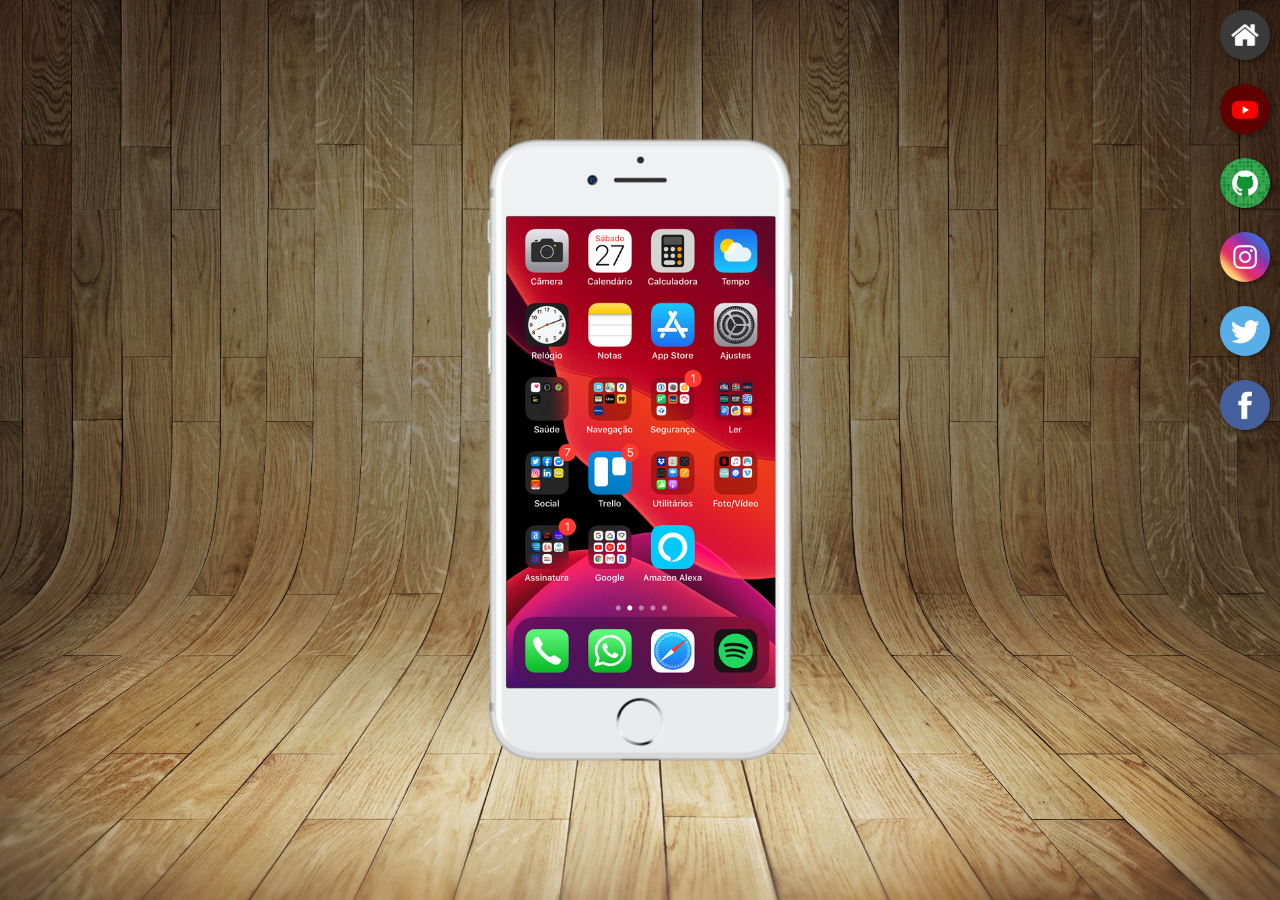
<file: index.html>
<!DOCTYPE html>
<html lang="pt-br">
<head>
    <meta charset="UTF-8">
    <meta http-equiv="X-UA-Compatible" content="IE=edge">
    <meta name="viewport" content="width=device-width, initial-scale=1.0">
    <title>Document</title>
    <link rel="shortcut icon" href="favicon.ico" type="image/x-icon">
    <link rel="stylesheet" href="estilos/style.css">
</head>
<body>
    <main>
        <section id="telefone">
<iframe src="home.html" name="tela" id="tela" frameborder="0"></iframe>
        </section>

        <section id="redes-sociais">
            <a href="home.html" target="tela"><img src="imagens/logo-home.jpg" alt="Home"></a><br>
            <a href="youtube.html" target="tela"><img src="imagens/logo-youtube.jpg" alt="Youtube"></a><br>
            <a href="github.html" target="tela"><img src="imagens/logo-github.jpg" alt="GitHub"></a><br>
            <a href="instagram.html" target="tela"><img src="imagens/logo-instagram.jpg" alt="Instagram"></a><br>
            <a href="twitter.html" target="tela"><img src="imagens/logo-twitter.jpg" alt=""></a><br>
            <a href="facebook.html" target="tela"><img src="imagens/logo-facebook.jpg" alt="Facebook"></a>
        </section> 
    </main>
</body>
</html>
</file>
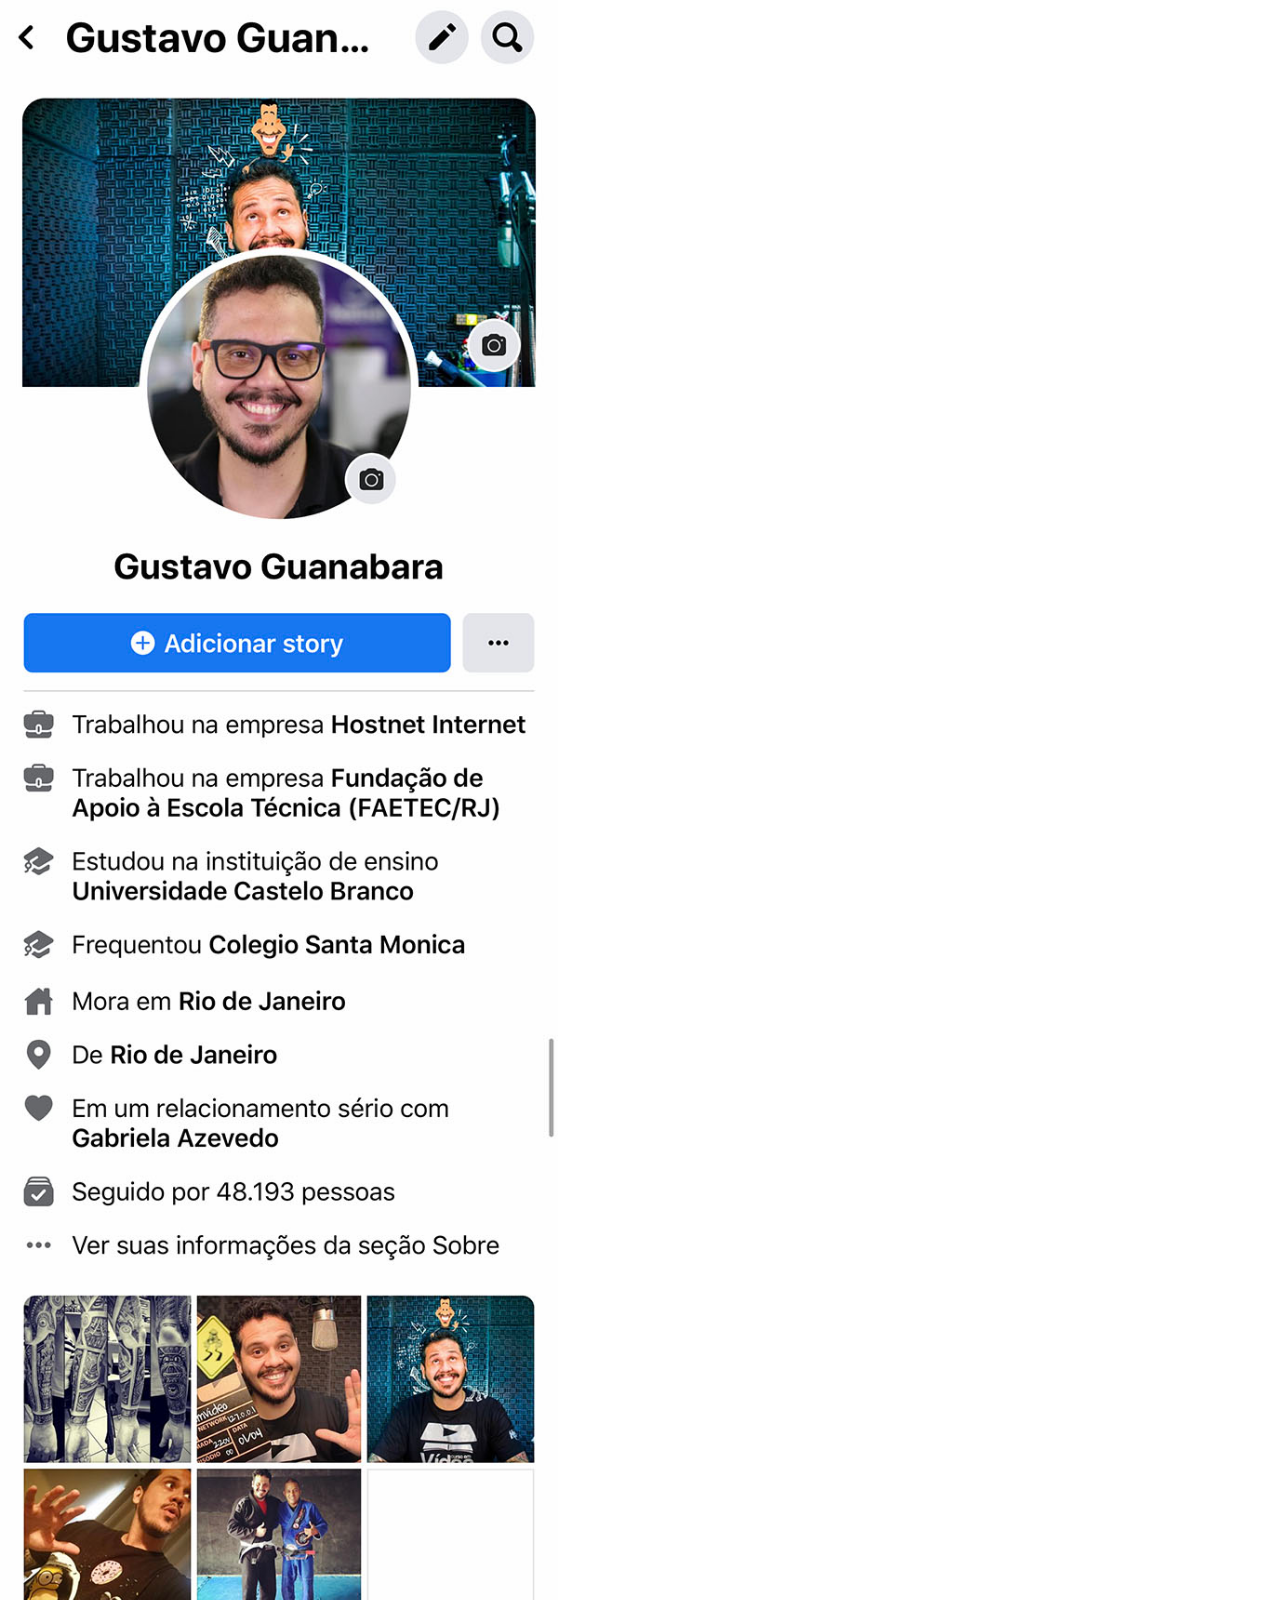
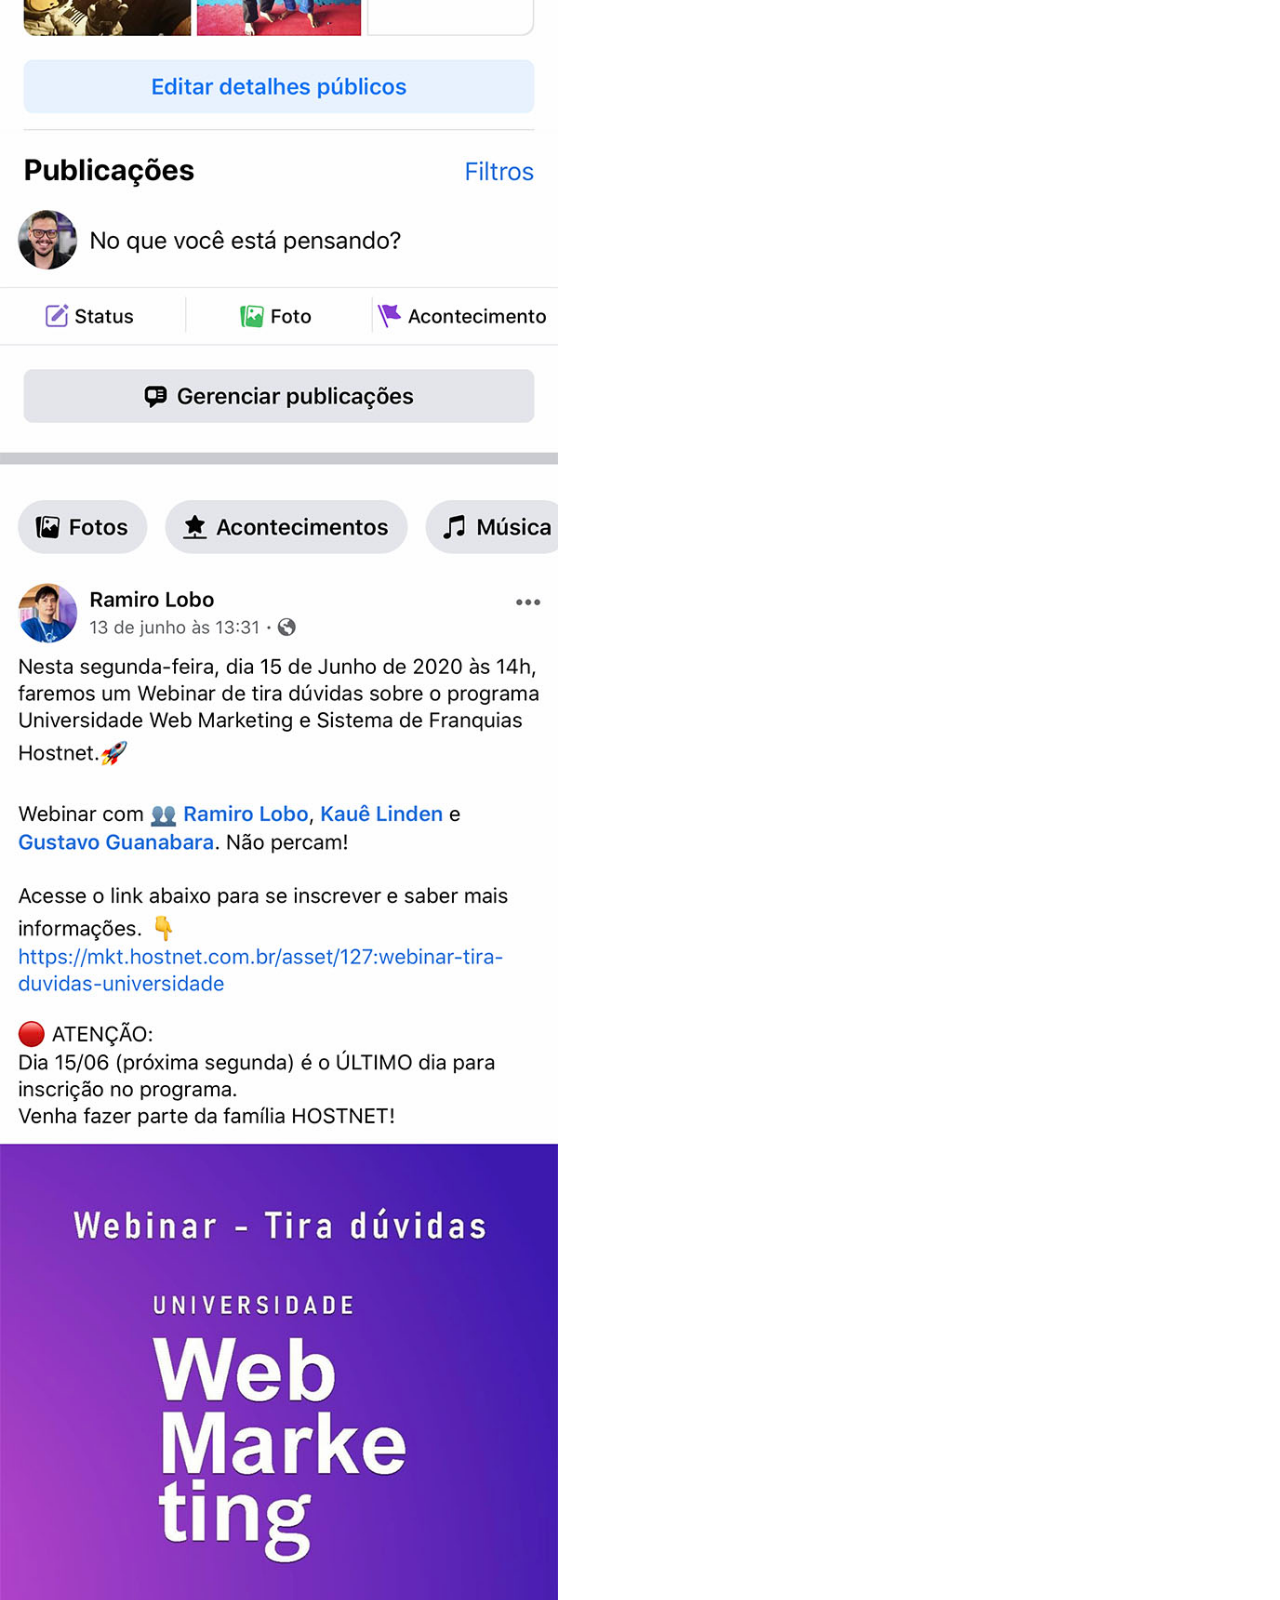
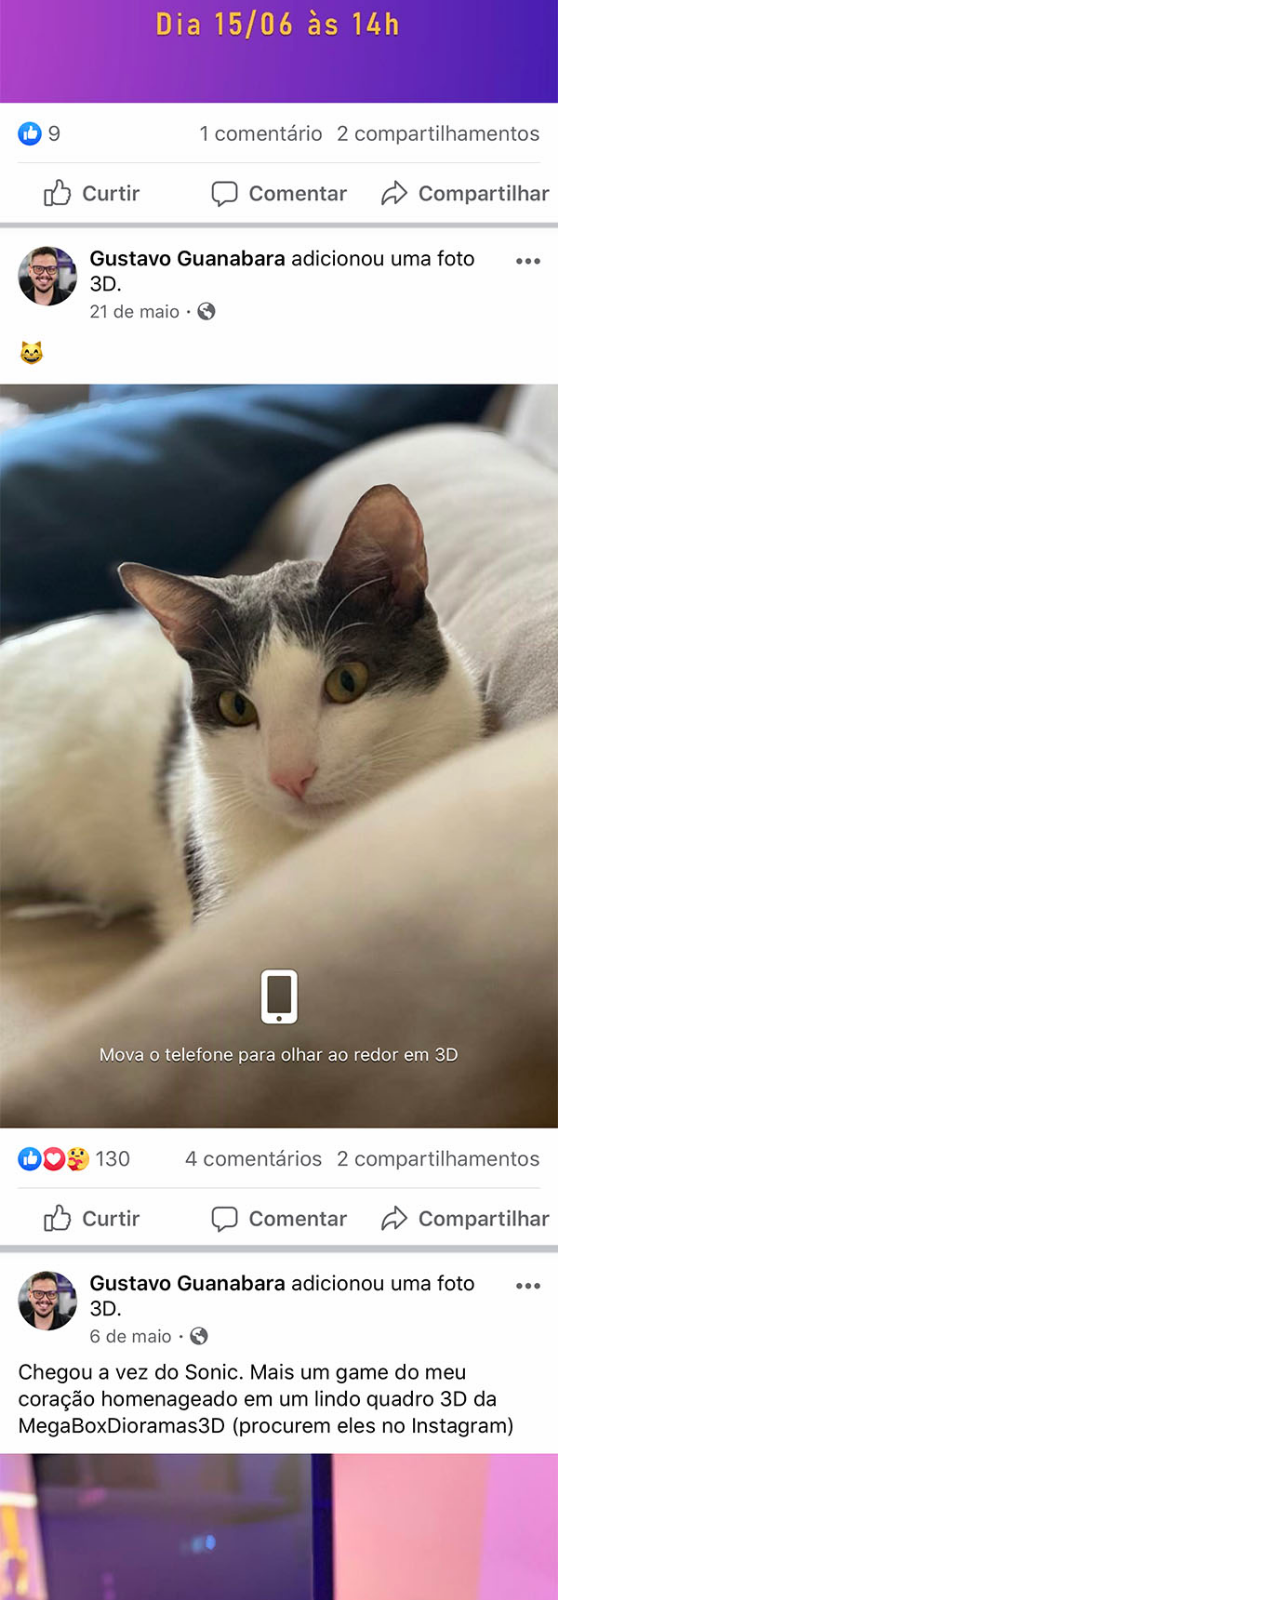
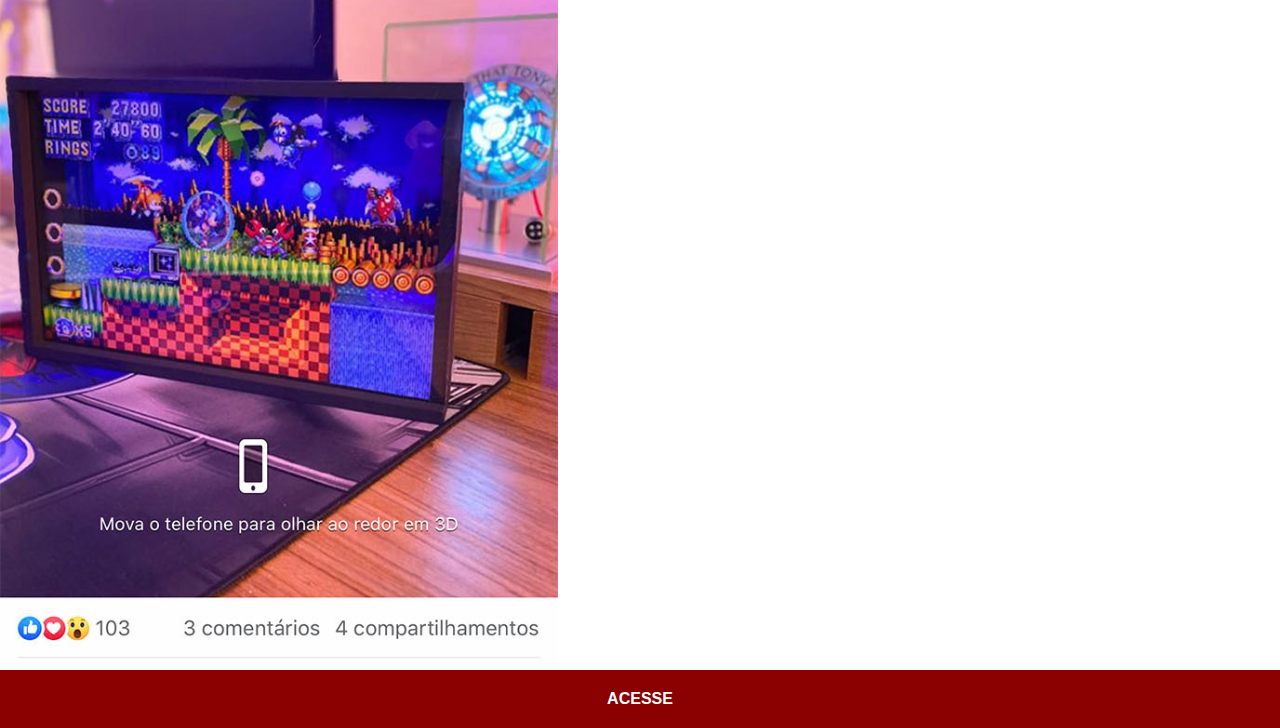
<file: facebook.html>
<!DOCTYPE html>
<html lang="pt-br">
<head>
    <meta charset="UTF-8">
    <meta http-equiv="X-UA-Compatible" content="IE=edge">
    <meta name="viewport" content="width=device-width, initial-scale=1.0">
    <title>Facebook</title>
    <link rel="stylesheet" href="estilos/social.css">
</head>
<body>
    <img src="imagens/tela-facebook.jpg" alt="Facebook">
    <a href="https://www.facebook.com/gustavoguanabara/?locale=pt_BR" target="_blank">ACESSE</a>
</body>
</html>
</file>
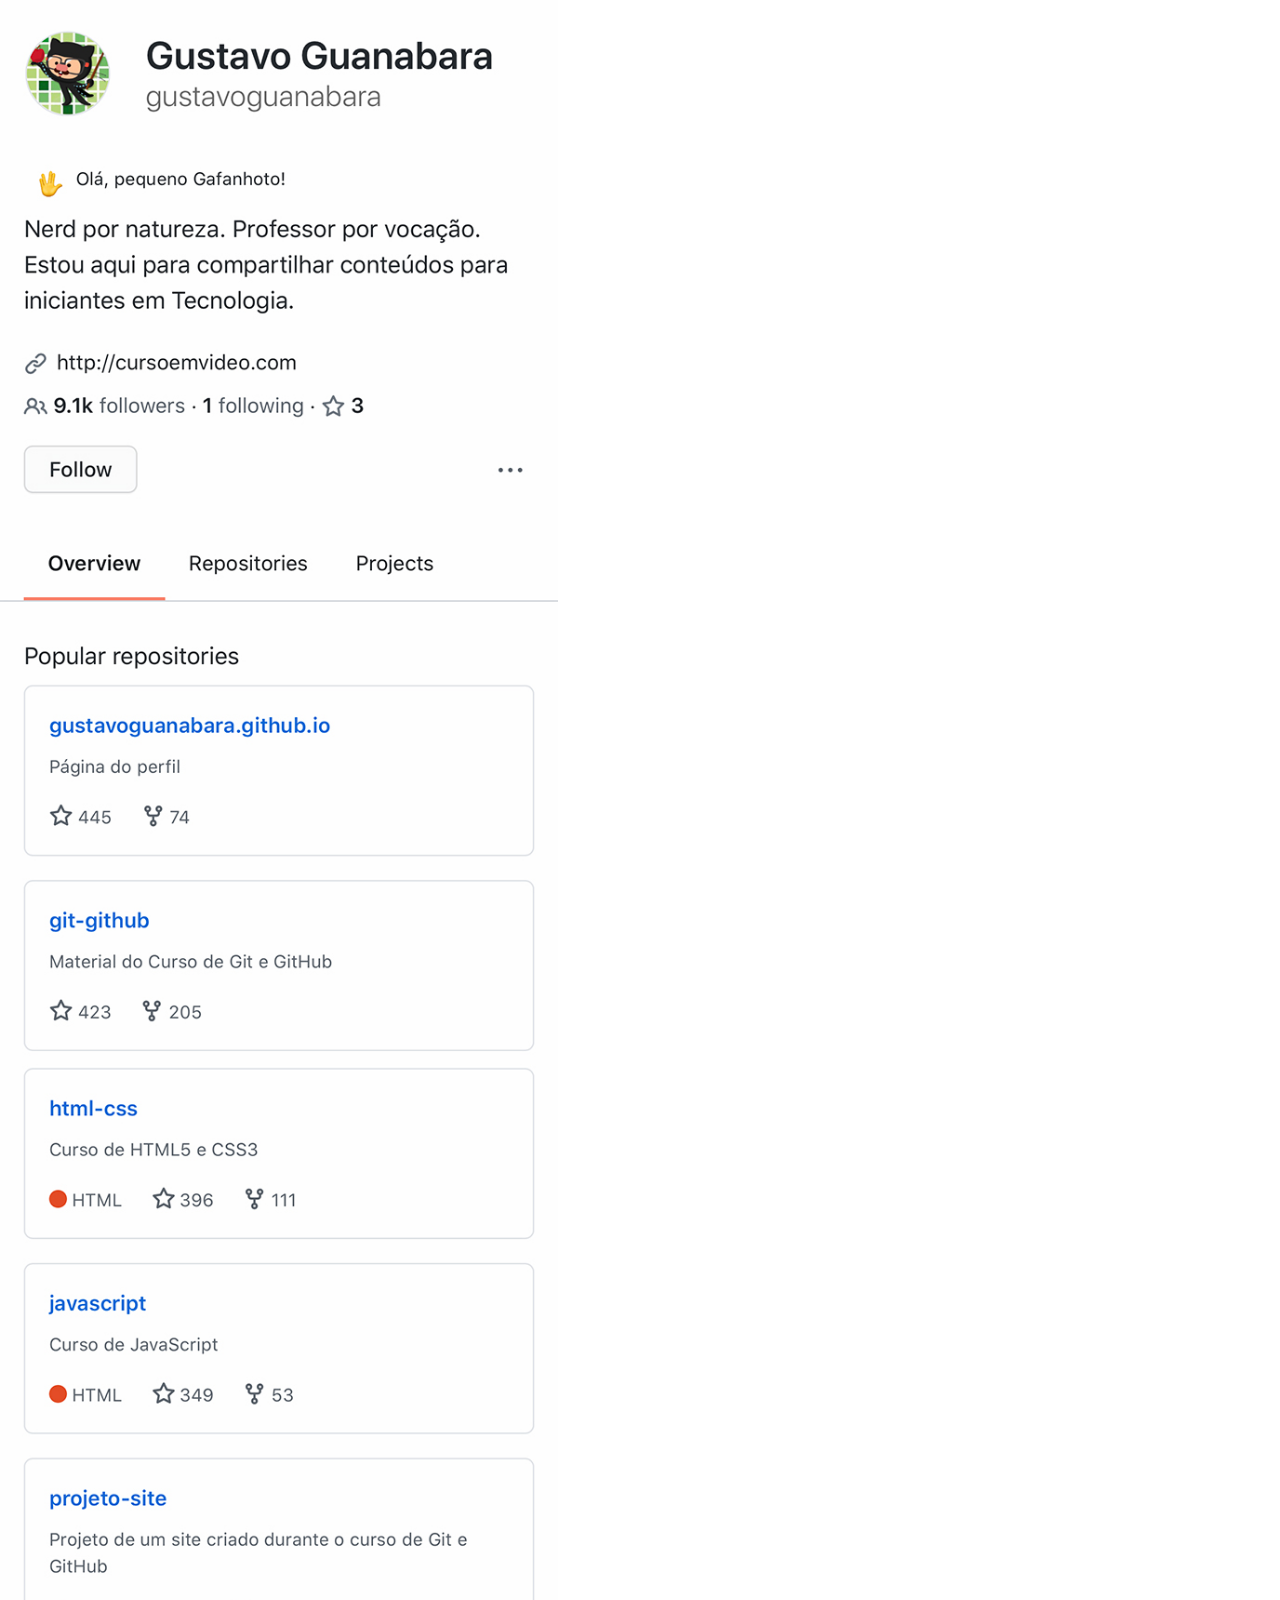
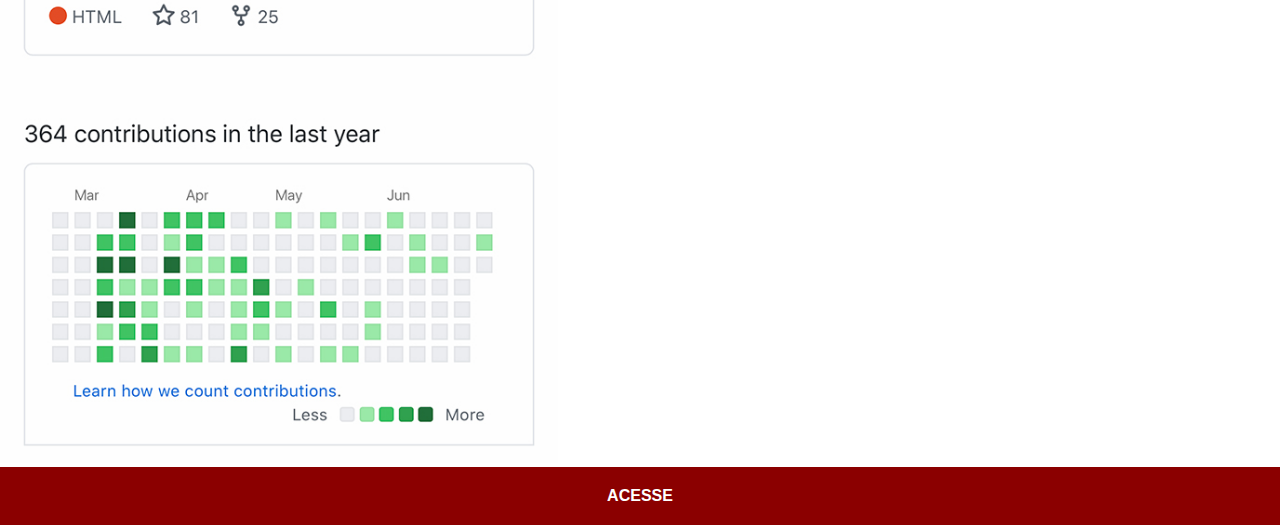
<file: github.html>
<!DOCTYPE html>
<html lang="pt-br">
<head>
    <meta charset="UTF-8">
    <meta http-equiv="X-UA-Compatible" content="IE=edge">
    <meta name="viewport" content="width=device-width, initial-scale=1.0">
    <title>GitHub</title>
    <link rel="stylesheet" href="estilos/social.css">
</head>
<body>
    <img src="imagens/tela-github.jpg" alt="GitHub">
    <a href="https://github.com/gustavoguanabara" target="_blank">ACESSE</a>
</body>
</html>
</file>
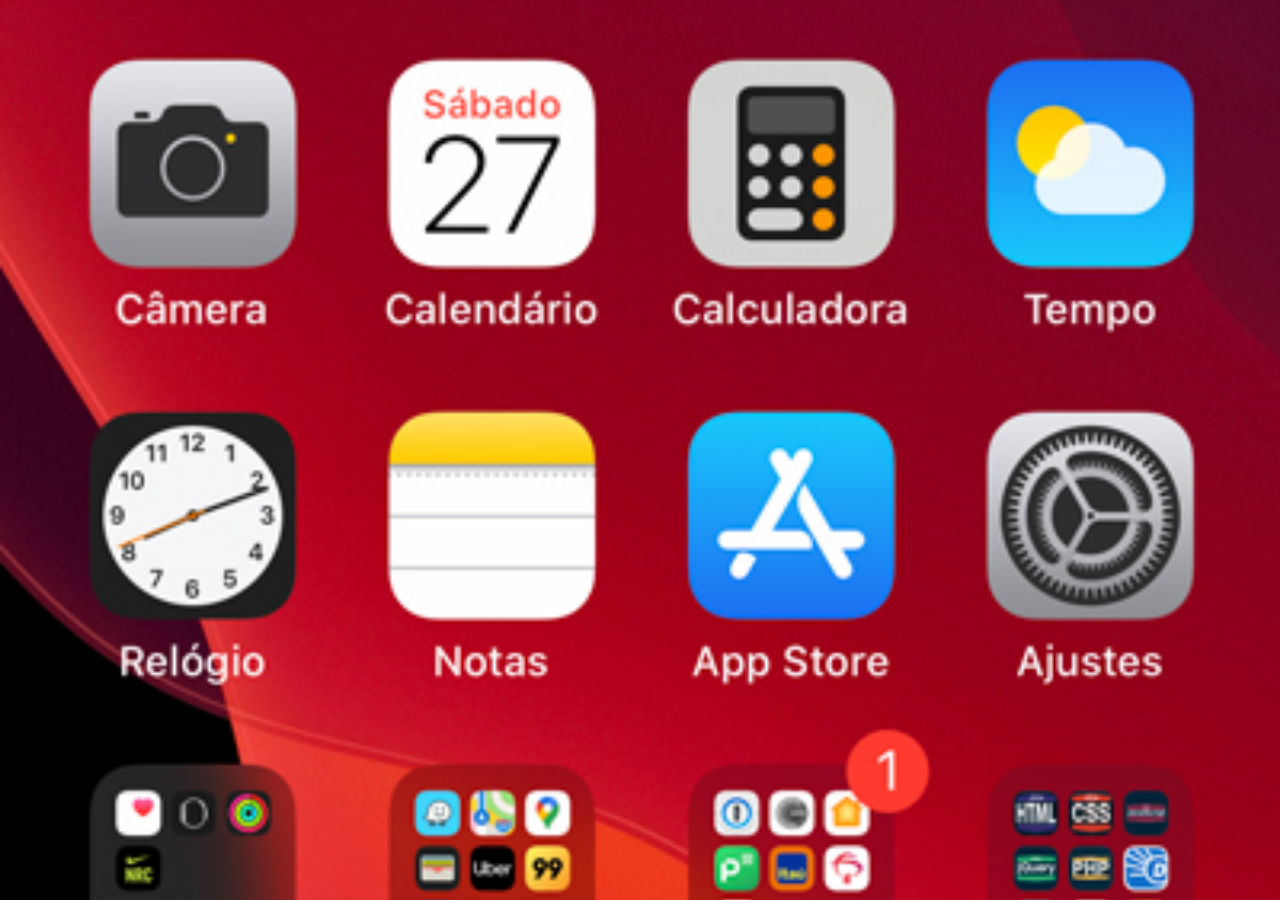
<file: home.html>
<!DOCTYPE html>
<html lang="pt-br">
<head>
    <meta charset="UTF-8">
    <meta http-equiv="X-UA-Compatible" content="IE=edge">
    <meta name="viewport" content="width=device-width, initial-scale=1.0">
    <title>Home</title>
    <style>
        * {
            margin: 0px;
            padding: 0px;
        }
        body {
            width: 100vw;
            height: 100vh;
            background: black url('imagens/tela-home.jpg') no-repeat top center;
            background-size: cover;
        }
    </style>
</head>
<body>
    
</body>
</html>
</file>
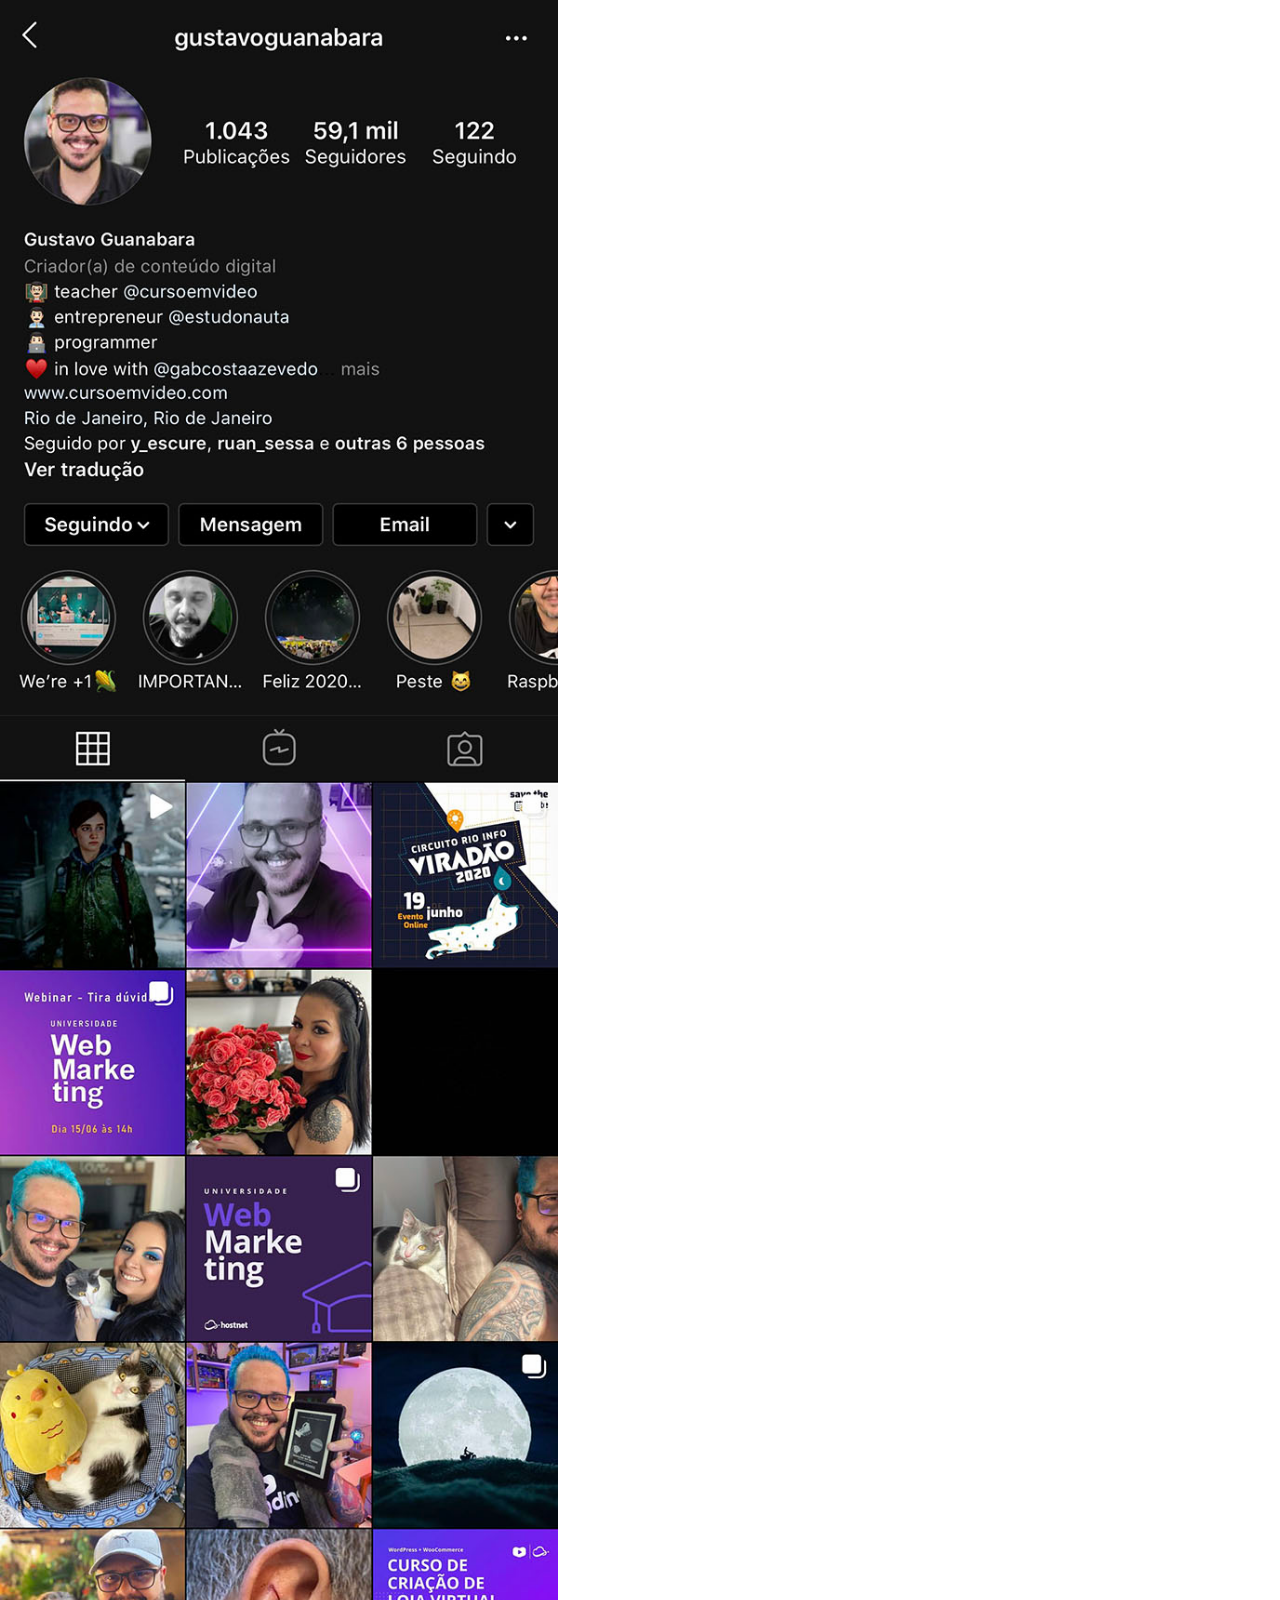
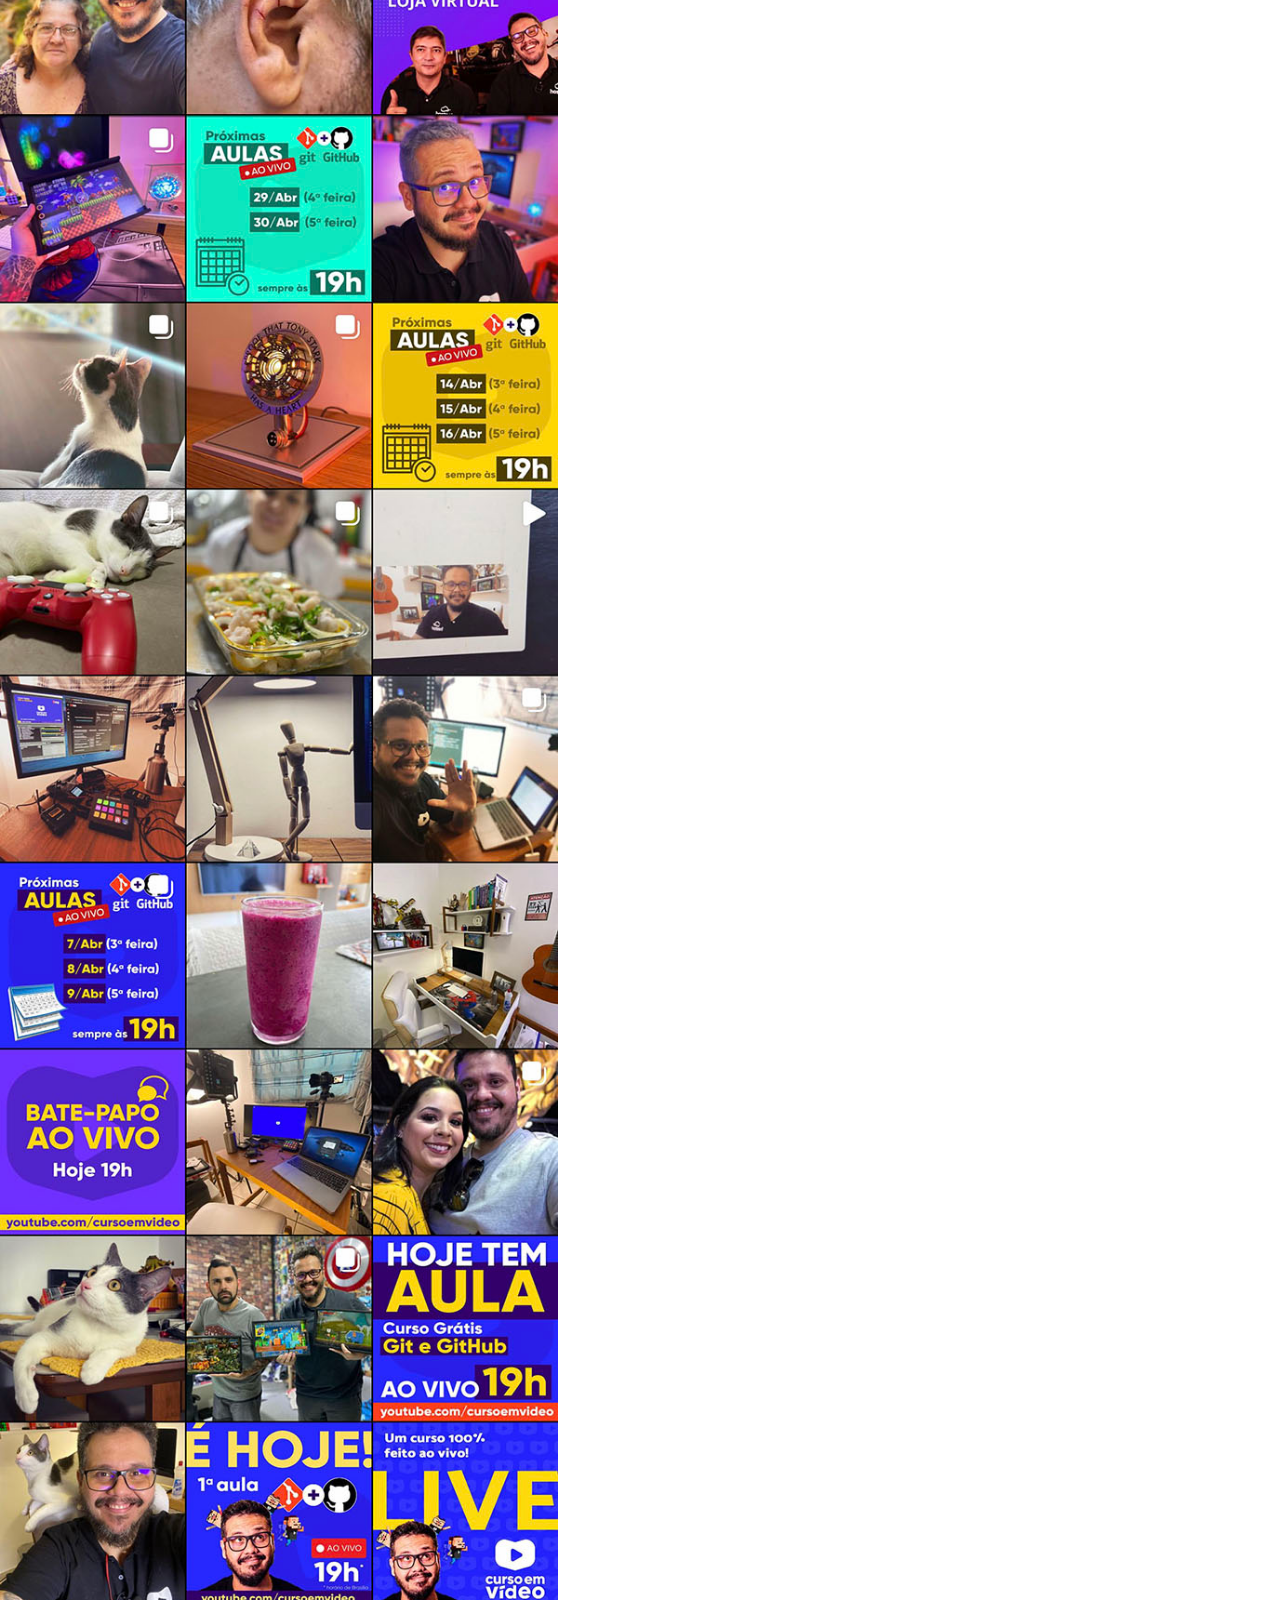
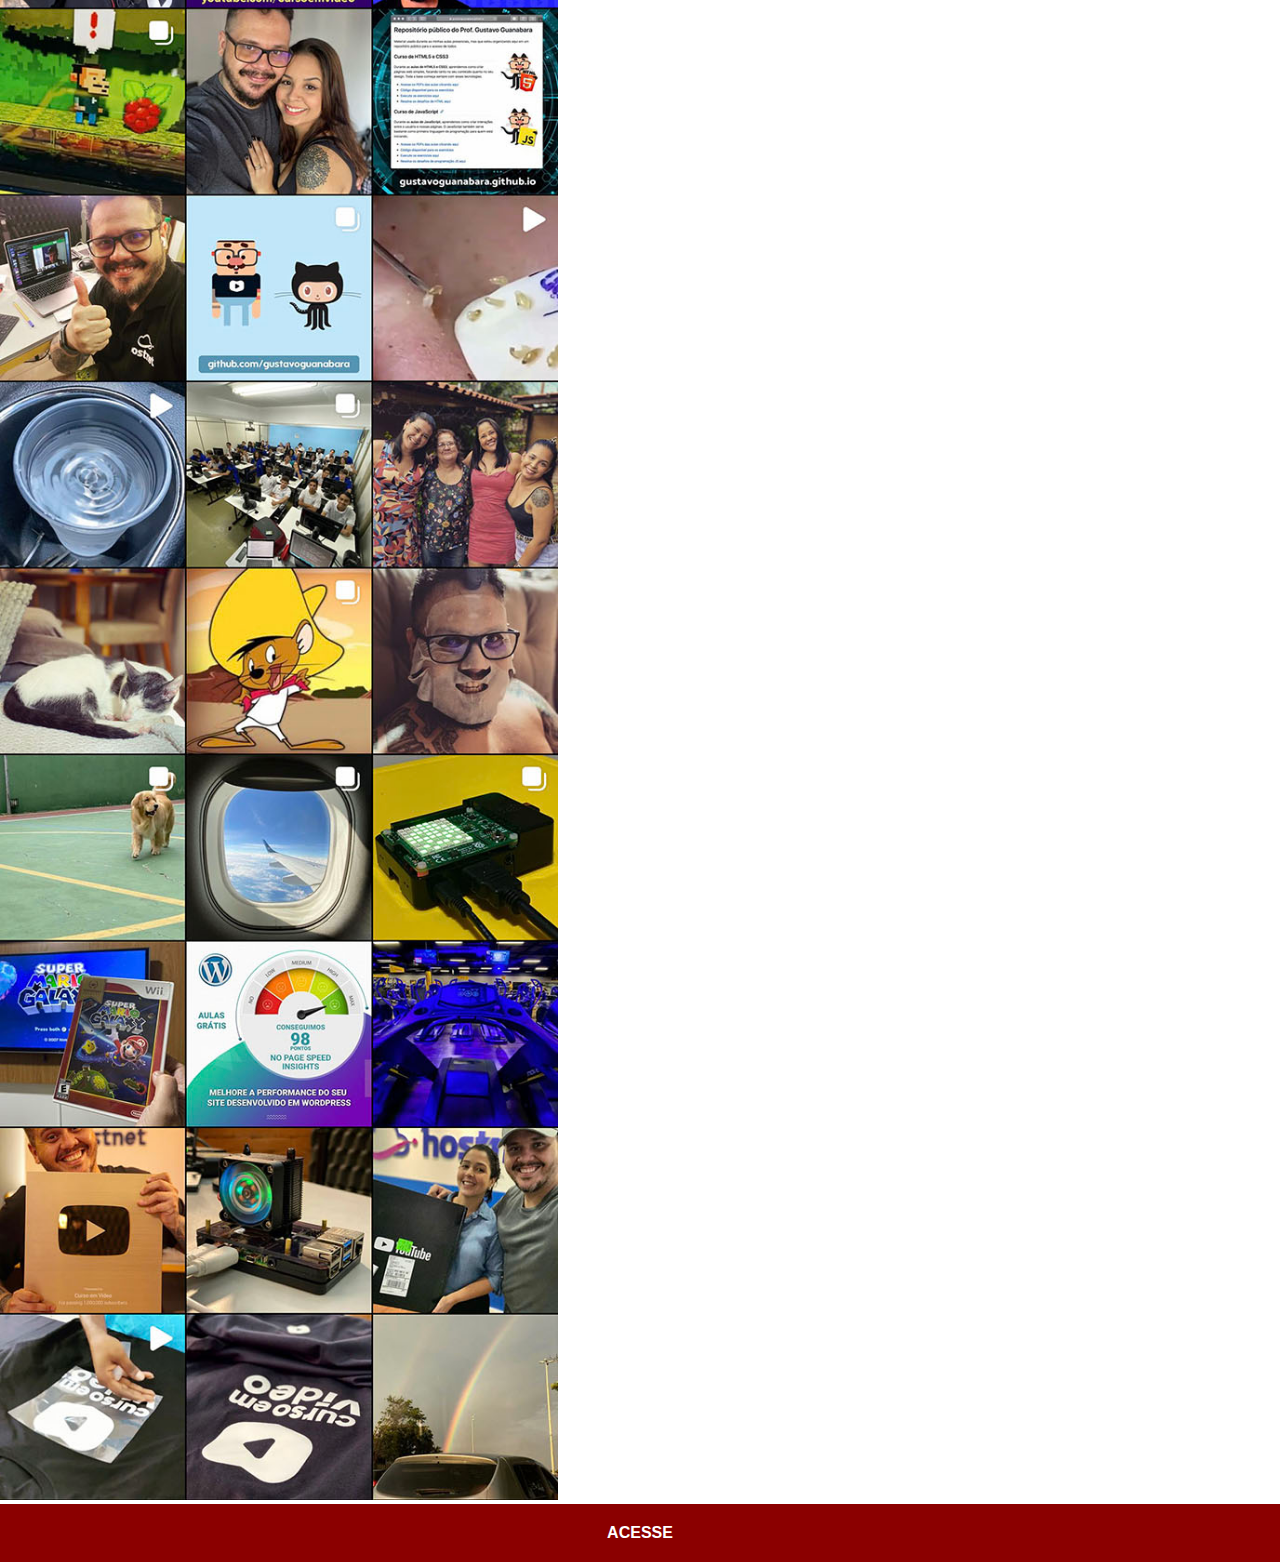
<file: instagram.html>
<!DOCTYPE html>
<html lang="pt-br">
<head>
    <meta charset="UTF-8">
    <meta http-equiv="X-UA-Compatible" content="IE=edge">
    <meta name="viewport" content="width=device-width, initial-scale=1.0">
    <title>Instagram</title>
    <link rel="stylesheet" href="estilos/social.css">
</head>
<body>
    <img src="imagens/tela-instagram.jpg" alt="Instagram">
    <a href="https://www.instagram.com/gustavoguanabara/">ACESSE</a>
</body>
</html>
</file>
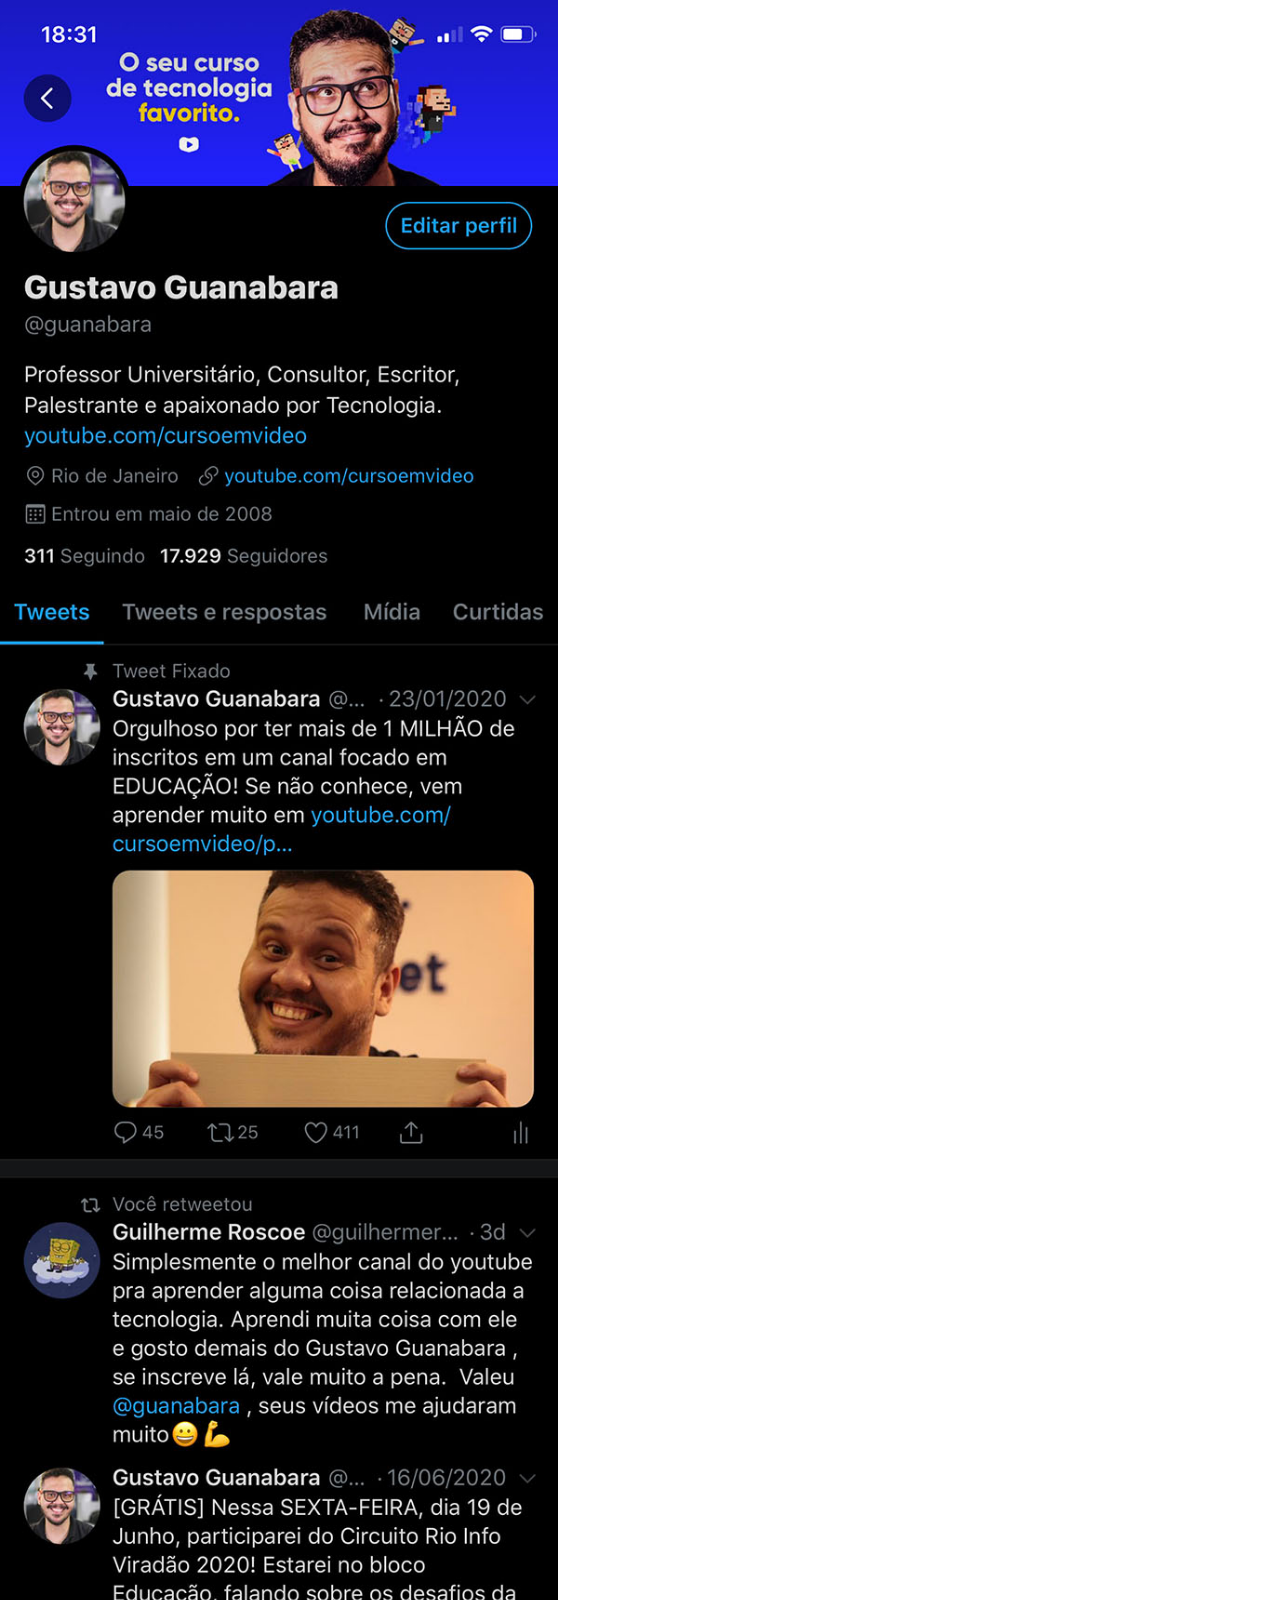
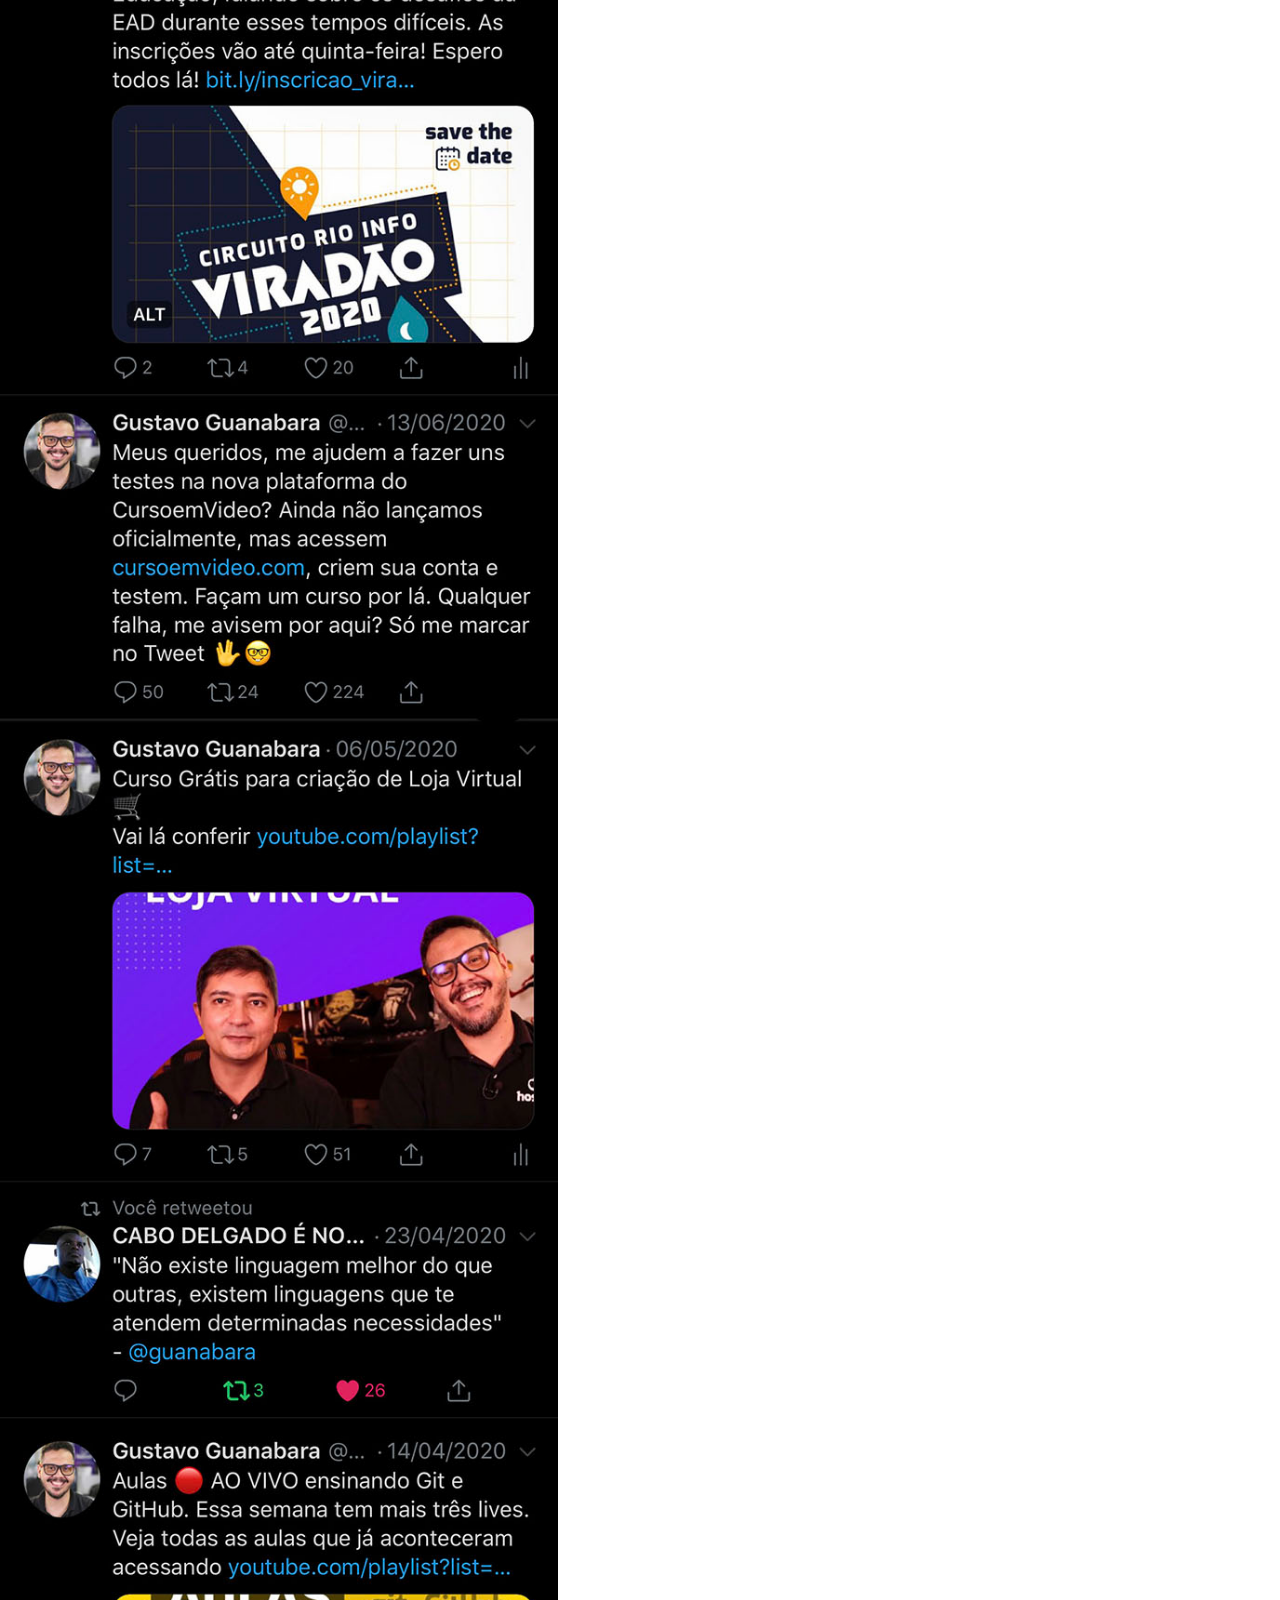
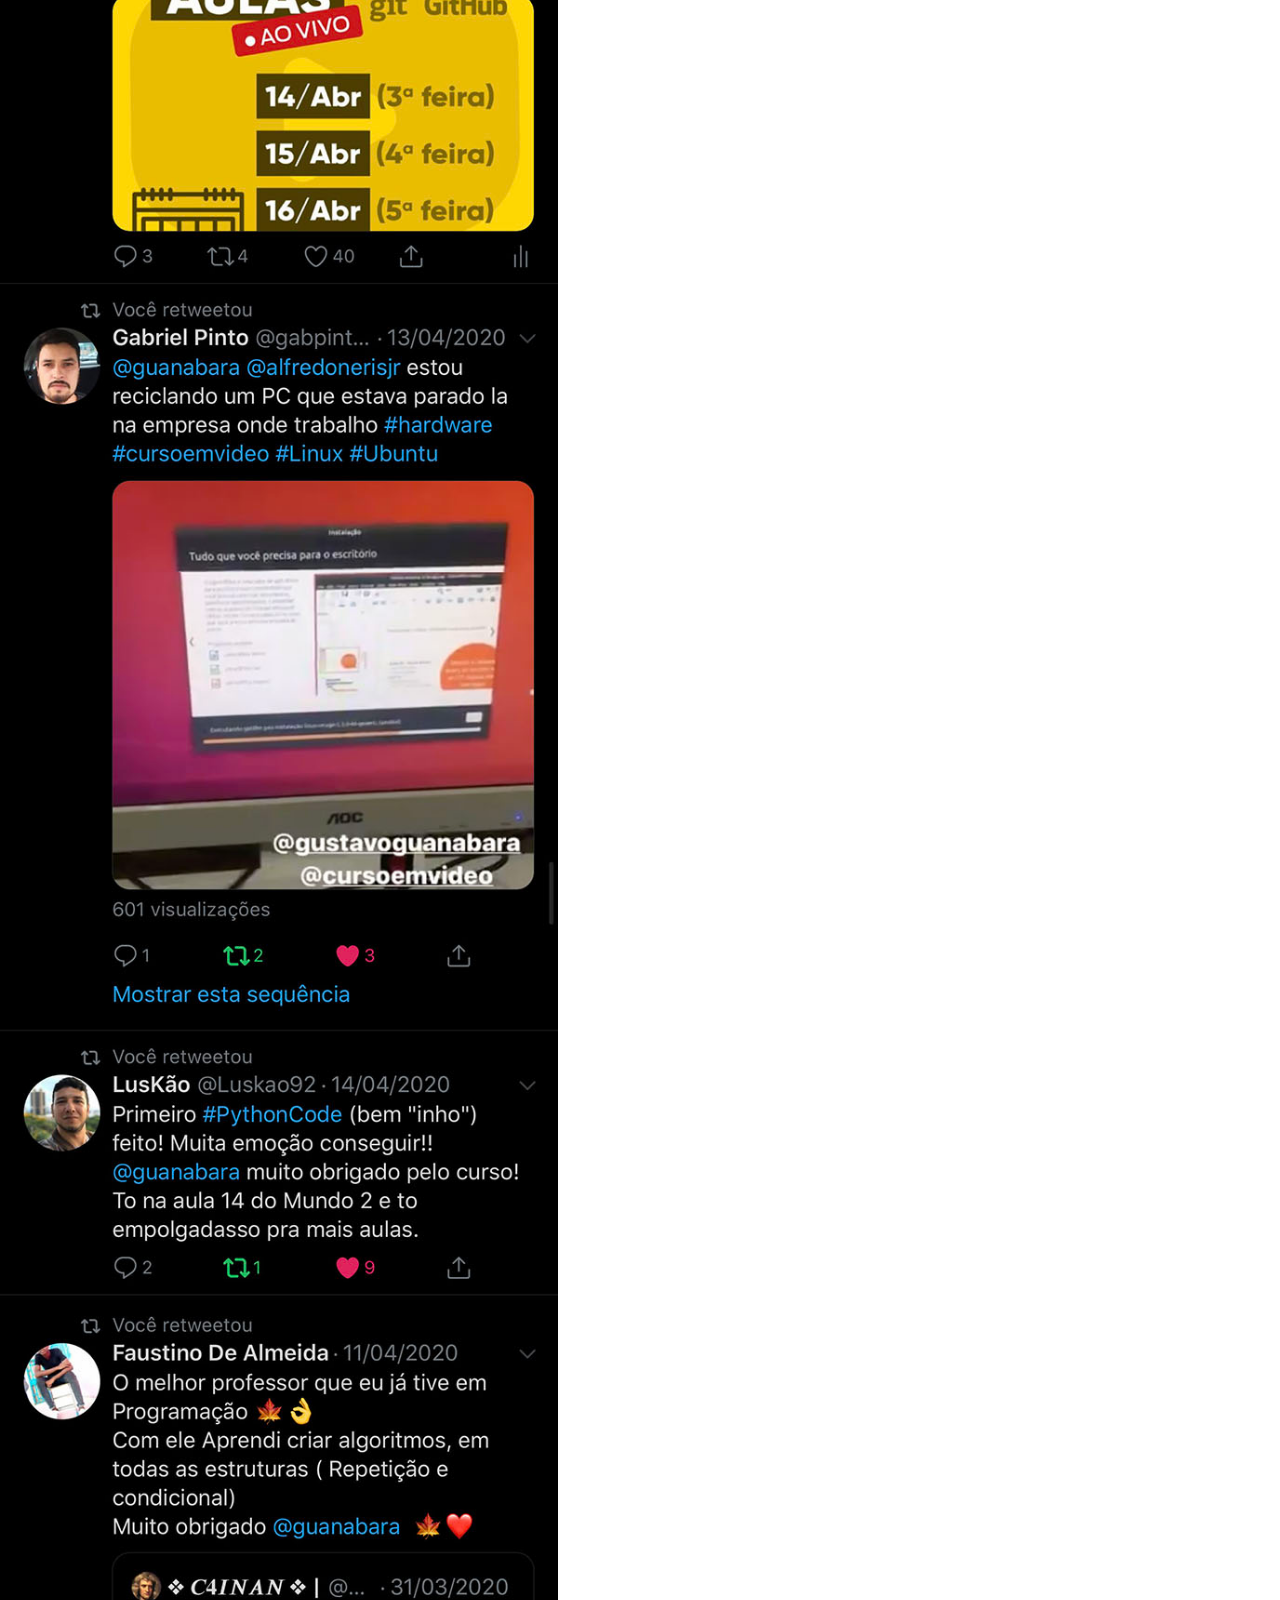
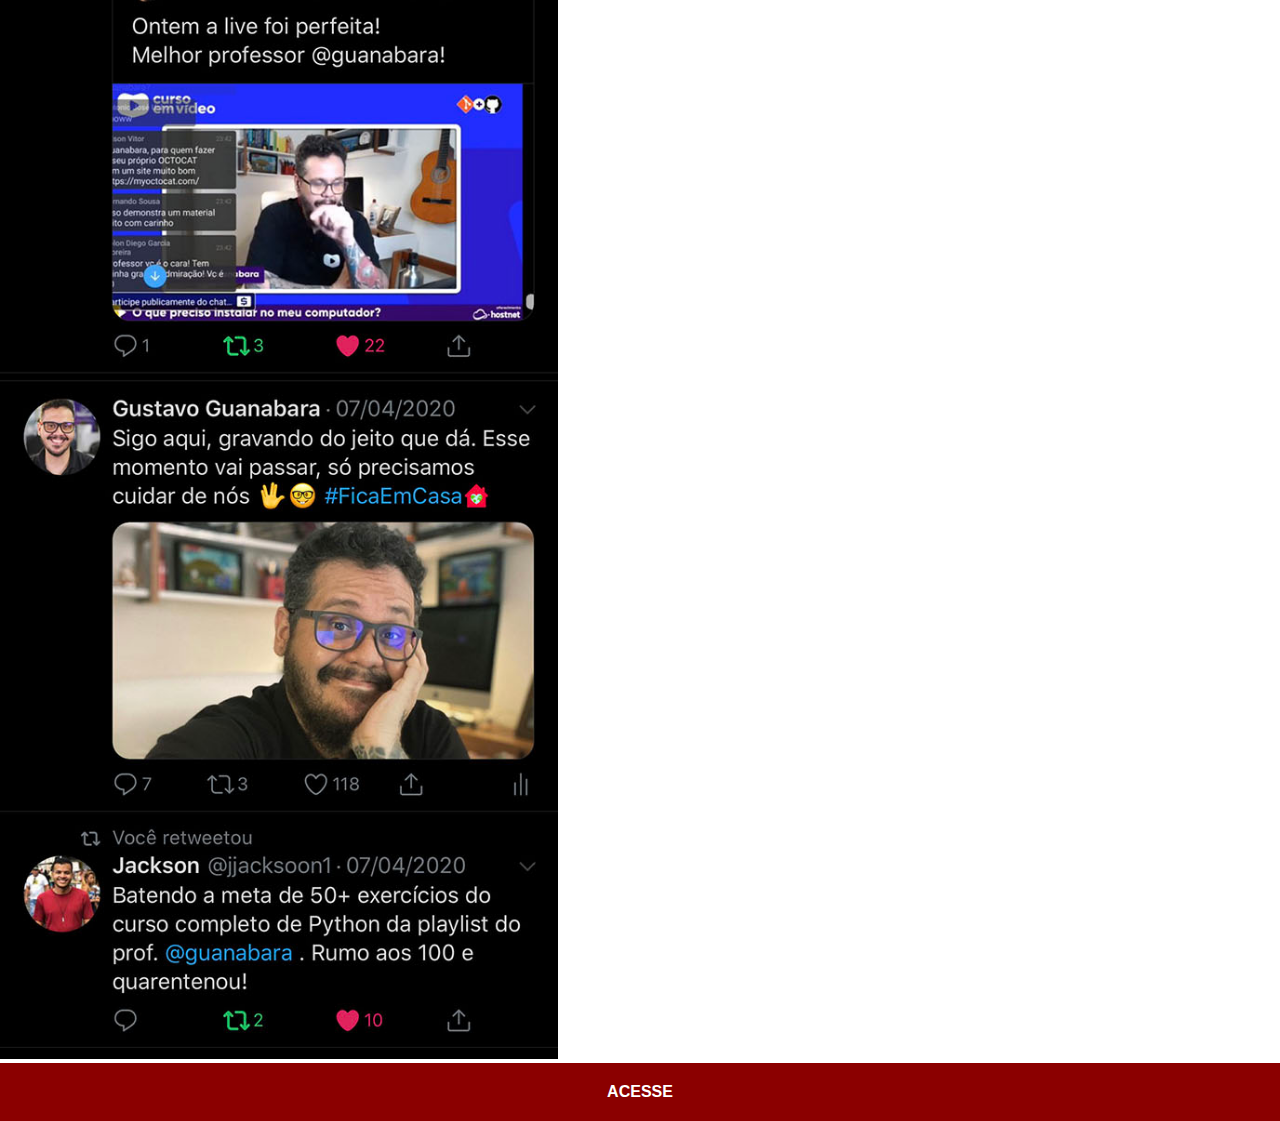
<file: twitter.html>
<!DOCTYPE html>
<html lang="pt-br">
<head>
    <meta charset="UTF-8">
    <meta http-equiv="X-UA-Compatible" content="IE=edge">
    <meta name="viewport" content="width=device-width, initial-scale=1.0">
    <title>Twitter</title>
    <link rel="stylesheet" href="estilos/social.css">
</head>
<body>
    <img src="imagens/tela-twitter.jpg" alt="Twitter">
    <a href="https://twitter.com/guanabara" target="_blank">ACESSE</a>
</body>
</html>
</file>
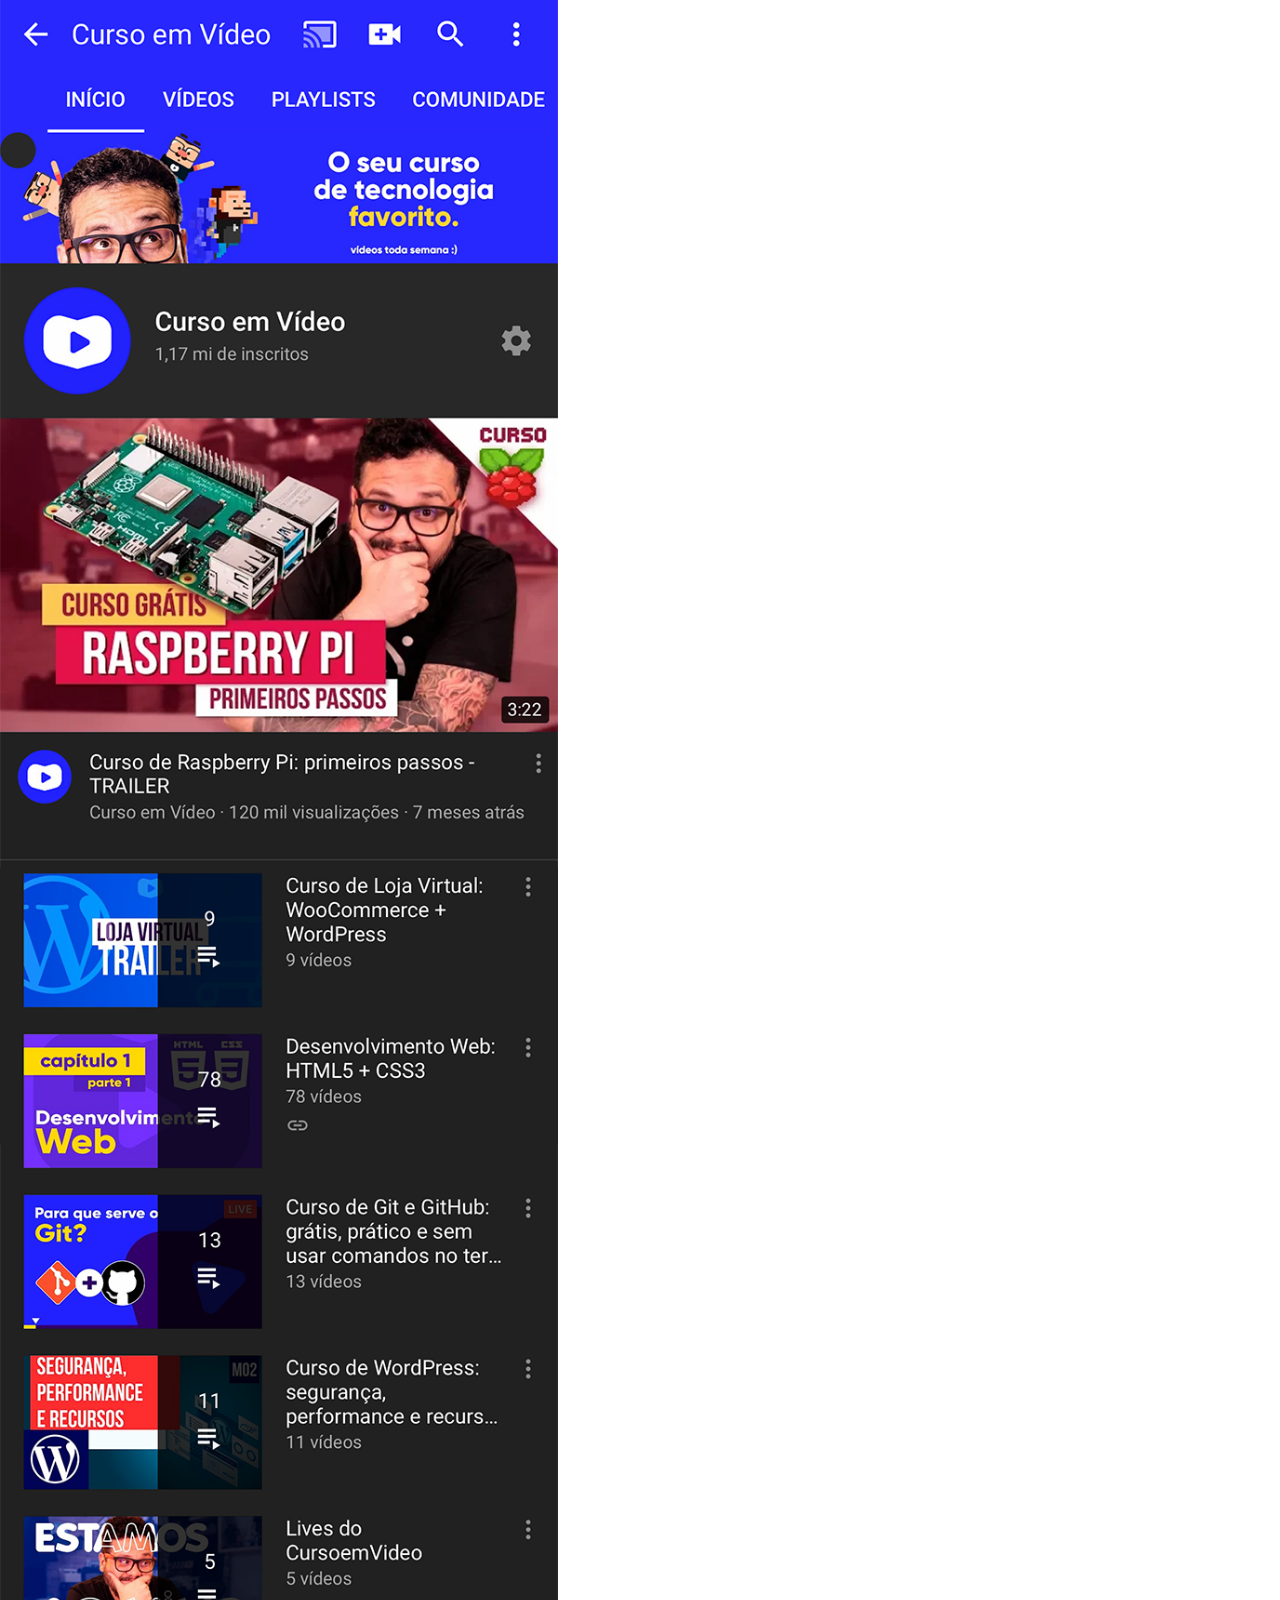
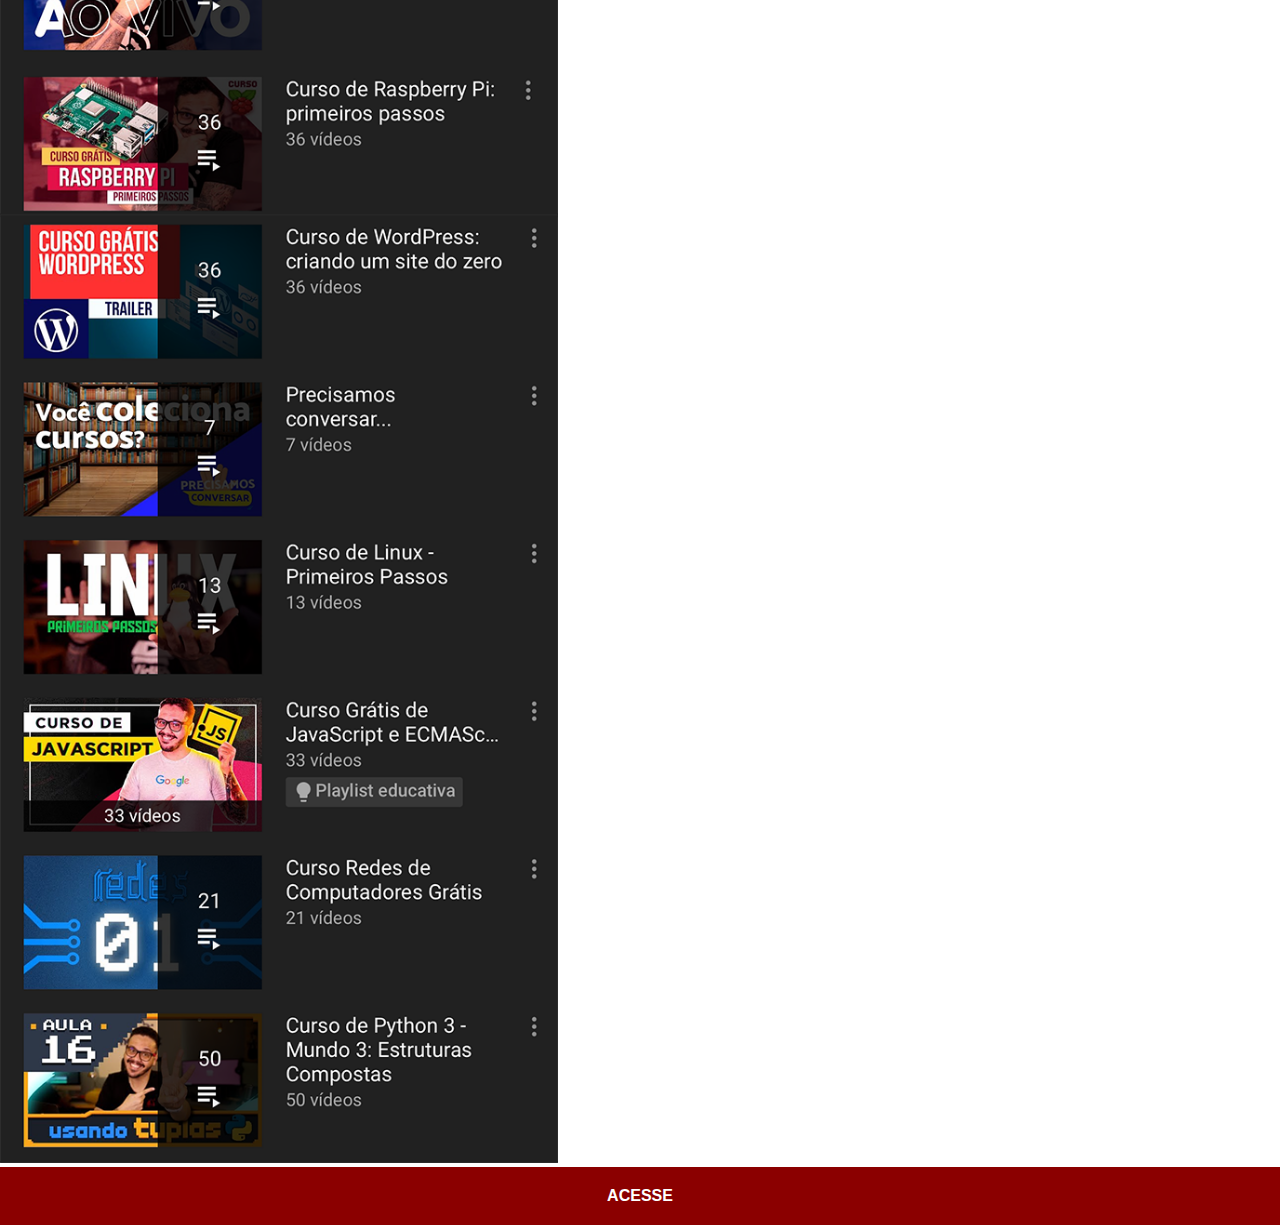
<file: youtube.html>
<!DOCTYPE html>
<html lang="pt-br">
<head>
    <meta charset="UTF-8">
    <meta http-equiv="X-UA-Compatible" content="IE=edge">
    <meta name="viewport" content="width=device-width, initial-scale=1.0">
    <title>Youtube</title>
    <link rel="stylesheet" href="estilos/social.css">
<body>
    <img src="imagens/tela-youtube.png" alt="Youtube">
    <a href="https://www.youtube.com/@CursoemVideo/playlists" target="_blank">ACESSE</a>
</body>
</html>
</file>
<file: estilos/style.css>
* {
    margin: 0px;
    padding: 0px;
    font-family: Arial, Helvetica, sans-serif;
}


body {
    background: url('../imagens/fundo-madeira.jpg') no-repeat top center;
    background-size: cover;
    background-attachment: fixed;
}

main {
    height: 100vh;
    position: relative;
}

section#telefone {
    position: absolute;
    transform: translate(-50%, -50%);
    top: 50%;
    left: 50%;

    height: 627px;
    width: 311px;
    background: url('../imagens/frame-iphone.png') no-repeat;
}

iframe#tela {
    position: relative;
    top: 80px;
    left: 22px;
    height: 471px;
    width: 269px;
}
section#redes-sociais img{
    width: 50px;
    margin: 10px;
    border-radius: 50%;
    box-shadow: 2px 2px 5px rgba(0, 0, 0, 0.400);
    box-sizing: border-box;

}
section#redes-sociais {
    text-align: right;
}

section#redes-sociais img:hover {
    border: 2px solid rgba(255, 255, 255, 0.668);
    transform: translate(-3px, -3px);
    box-shadow: 5px 5px 10px rgba(0, 0, 0, 0.622);
    transition: transform .3s border 1s;
}
</file>
<file: estilos/social.css>
* {
    margin: 0px;
    padding: 0px;
    font-family: Arial, Helvetica, sans-serif;
}

::-webkit-scrollbar {
    width: 0px;
    height: 0px;
}

img {
    width: 62vh;
}

a{
    display: block;
    background-color: darkred;
    color: white;
    padding: 20px;
    text-align: center;
    font-weight: bolder;
    text-decoration: none;
}
a:hover {
    background-color: red;
}
</file>
